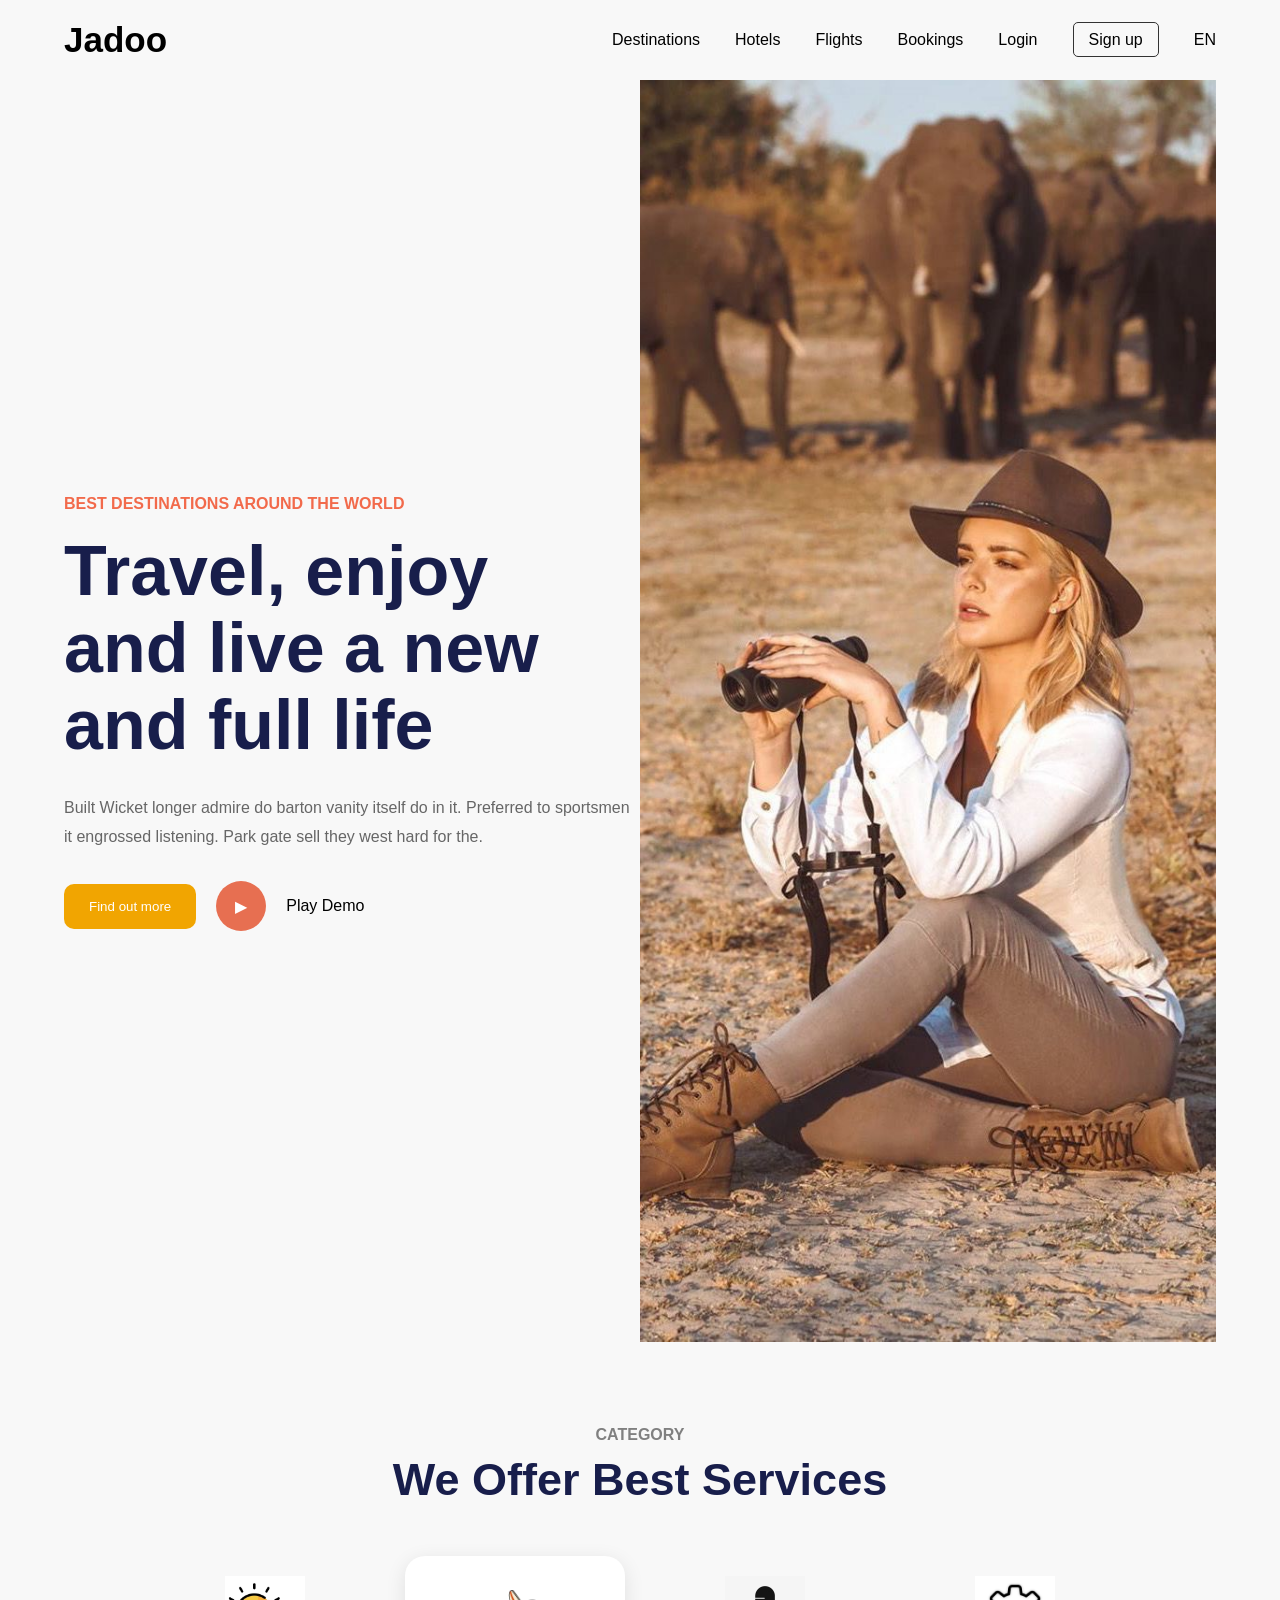
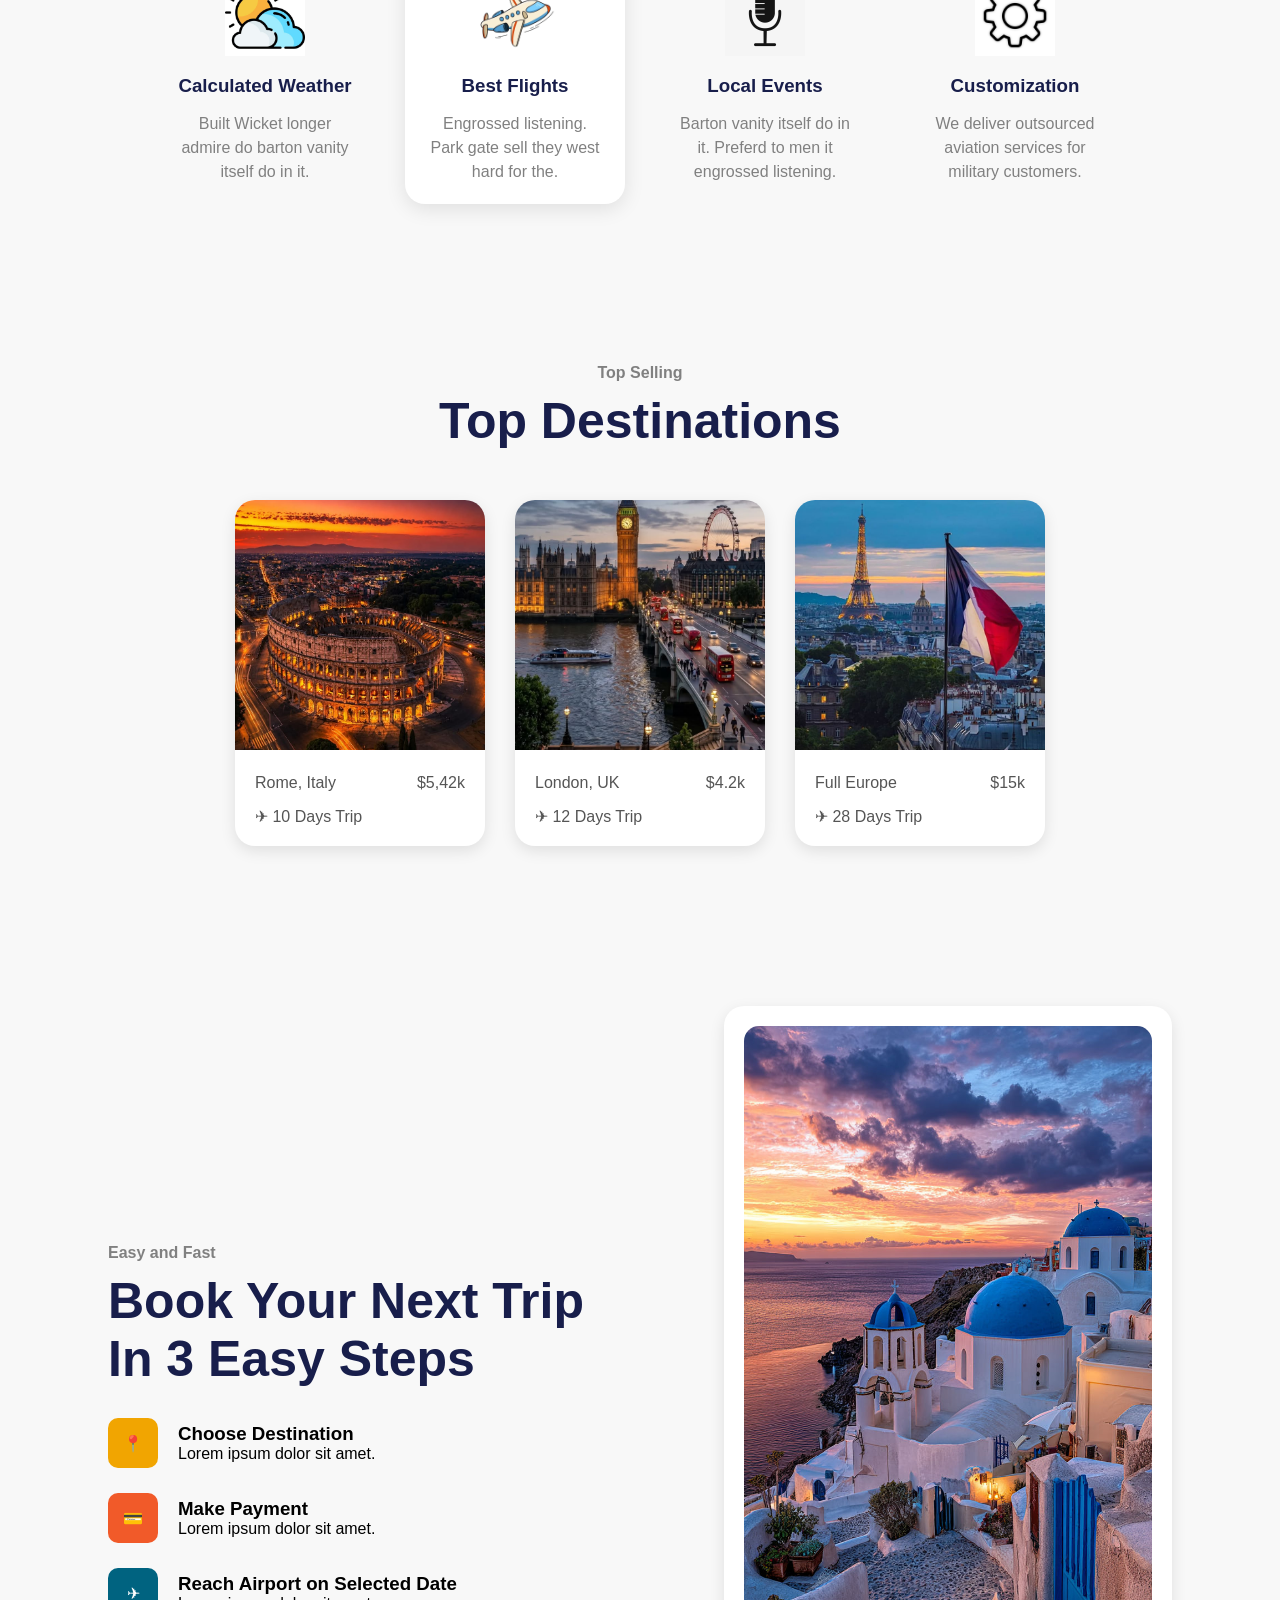
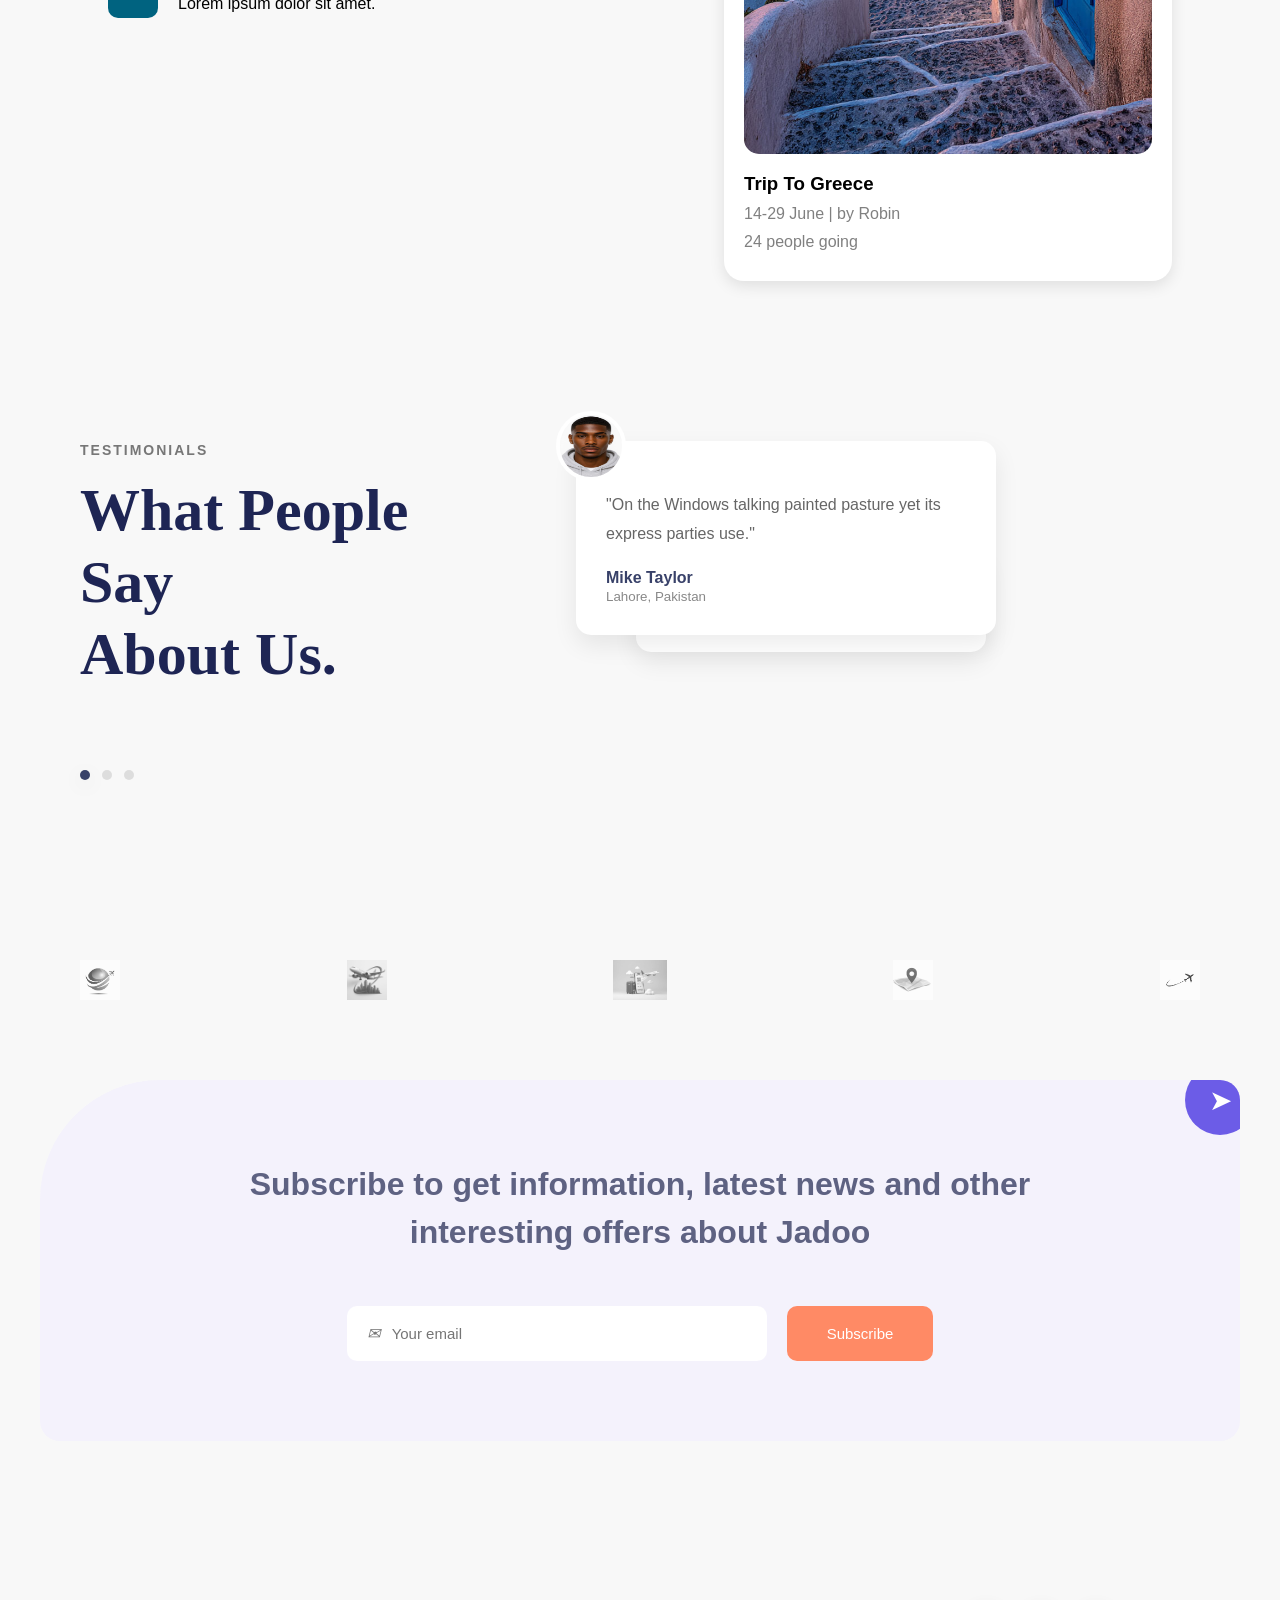
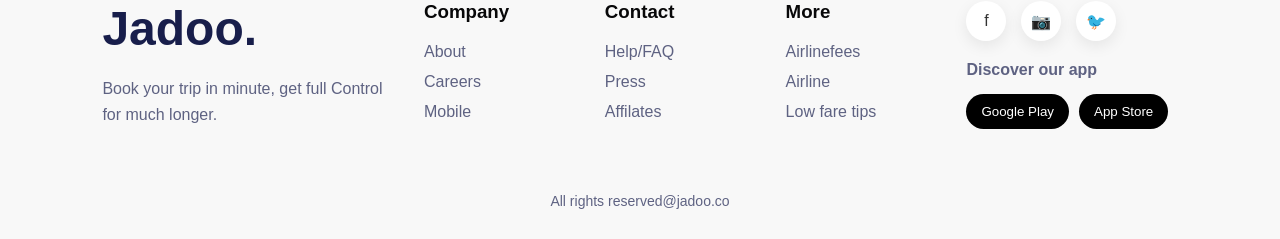
<file: exam html css/index.html>
<!DOCTYPE html>
<html lang="fr">
<head>
    <meta charset="UTF-8">
    <title>Jadoo Travel</title>
    <link rel="stylesheet" href="style.css">
</head>
<body>

   <header>
        <nav>
            <div class="logo">Jadoo</div>
            <ul>
                <li><a href="#">Destinations</a></li>
                <li><a href="#">Hotels</a></li>
                <li><a href="#">Flights</a></li>
                <li><a href="#">Bookings</a></li>
                <li><a href="#">Login</a></li>
                <li><a href="#" class="signup">Sign up</a></li>
                <li><a href="#">EN</a></li>
            </ul>
        </nav>
    </header>

    <section class="hero">
        <div class="texte">
            <h4>BEST DESTINATIONS AROUND THE WORLD</h4>
            <h1>Travel, enjoy<br>and live a new<br>and full life</h1>
            <p>Built Wicket longer admire do barton vanity itself do in it. Preferred to sportsmen it engrossed listening. Park gate sell they west hard for the.</p>
            <div class="buttons">
                <button class="btn1">Find out more</button>
                <div class="play">▶</div>
                <span>Play Demo</span>
            </div>
        </div>
        <div class="image">
            <img src="IMAGE.jpeg" alt="IMAGE">
        </div>
    </section>

    <section class="services">
        <h4>CATEGORY</h4>
        <h2>We Offer Best Services</h2>
        <div class="cards">
            <div class="card">
                <img src="image meteo.jpeg" alt="Image meteo">
                <h3>Calculated Weather</h3>
                <p>Built Wicket longer admire do barton vanity itself do in it.</p>
            </div>
            <div class="card active">
                <img src="D.jpeg" alt="D">
                <h3>Best Flights</h3>
                <p>Engrossed listening. Park gate sell they west hard for the.</p>
            </div>
            <div class="card">
                <img src="image micro.jpeg" alt="Image micro">
                <h3>Local Events</h3>
                <p>Barton vanity itself do in it. Preferd to men it engrossed listening.</p>
            </div>
            <div class="card">
                <img src="settings icon.jpeg" alt="Settings icon">
                <h3>Customization</h3>
                <p>We deliver outsourced aviation services for military customers.</p>
            </div>
        </div>
    </section>

    <section class="destinations">
        <h4>Top Selling</h4>
        <h2>Top Destinations</h2>
        <div class="destination-cards">
            <div class="destination">
                <img src="image rome.jpeg" alt="Image rome">
                <div class="info">
                    <div class="ligne"><span>Rome, Italy</span><span>$5,42k</span></div>
                    <p>✈ 10 Days Trip</p>
                </div>
            </div>
            <div class="destination">
                <img src="london.jpeg" alt="London">
                <div class="info">
                    <div class="ligne"><span>London, UK</span><span>$4.2k</span></div>
                    <p>✈ 12 Days Trip</p>
                </div>
            </div>
            <div class="destination">
                <img src="europe.jpeg" alt="Europe">
                <div class="info">
                    <div class="ligne"><span>Full Europe</span><span>$15k</span></div>
                    <p>✈ 28 Days Trip</p>
                </div>
            </div>
        </div>
    </section>

    <section class="trip">
        <div class="gauche">
            <h4>Easy and Fast</h4>
            <h2>Book Your Next Trip <br>In 3 Easy Steps</h2>
            <div class="etape">
                <div class="icone jaune">📍</div>
                <div><h3>Choose Destination</h3><p>Lorem ipsum dolor sit amet.</p></div>
            </div>
            <div class="etape">
                <div class="icone orange">💳</div>
                <div><h3>Make Payment</h3><p>Lorem ipsum dolor sit amet.</p></div>
            </div>
            <div class="etape">
                <div class="icone bleu">✈</div>
                <div><h3>Reach Airport on Selected Date</h3><p>Lorem ipsum dolor sit amet.</p></div>
            </div>
        </div>
        <div class="droite">
            <div class="carte">
                <img src="grece.jpeg" alt="Grèce">
                <h3>Trip To Greece</h3>
                <p>14-29 June | by Robin</p>
                <p>24 people going</p>
            </div>
        </div>
    </section>

    <section class="testimonial-section">
        <div class="left">
            <span class="subtitle">TESTIMONIALS</span>
            <h2>What People Say<br>About Us.</h2>
            <div class="dots">
                <span class="active"></span>
                <span></span>
                <span></span>
            </div>
        </div>
        <div class="right">
            <div class="card main-card">
                <img src="visage.jpeg" alt="Visage">
                <p>"On the Windows talking painted pasture yet its express parties use."</p>
                <h4>Mike Taylor</h4>
                <small>Lahore, Pakistan</small>
            </div>
            <div class="card second-card">
                <h4>Chris Thomas</h4>
                <small>CEO of Red Button</small>
            </div>
        </div>
    </section>

    <div class="brands">
        <img src="logo1.jpeg" alt="Logo1">
        <img src="logo2.jpeg" alt="Logo2">
        <img src="logo3.jpeg" alt="Logo3">
        <img src="logo4.jpeg" alt="Logo4">
        <img src="logo5.jpeg" alt="Logo5">
    </div>

    <section class="newsletter">
        <div class="newsletter-content">
            <h2>Subscribe to get information, latest news and other interesting offers about Jadoo</h2>
            <form class="subscribe-form">
                <div class="input-box">
                    <i>✉</i>
                    <input type="email" placeholder="Your email">
                </div>
                <button type="submit">Subscribe</button>
            </form>
        </div>
        <div class="telegram-icon"><span>➤</span></div>
    </section>

    <footer class="footer">
        <div class="footer-container">
            <div class="footer-brand">
                <h2>Jadoo.</h2>
                <p>Book your trip in minute, get full Control for much longer.</p>
            </div>
            <div class="footer-links">
                <h3>Company</h3>
                <a href="#">About</a>
                <a href="#">Careers</a>
                <a href="#">Mobile</a>
            </div>
            <div class="footer-links">
                <h3>Contact</h3>
                <a href="#">Help/FAQ</a>
                <a href="#">Press</a>
                <a href="#">Affilates</a>
            </div>
            <div class="footer-links">
                <h3>More</h3>
                <a href="#">Airlinefees</a>
                <a href="#">Airline</a>
                <a href="#">Low fare tips</a>
            </div>
            <div class="footer-social">
                <div class="social-icons">
                    <a href="#">f</a>
                    <a href="#">📷</a>
                    <a href="#">🐦</a>
                </div>
                <h4>Discover our app</h4>
                <div class="app-buttons">
                    <button>Google Play</button>
                    <button>App Store</button>
                </div>
            </div>
        </div>
        <p class="copyright">All rights reserved@jadoo.co</p>
    </footer>

</body>
</html>
</file>
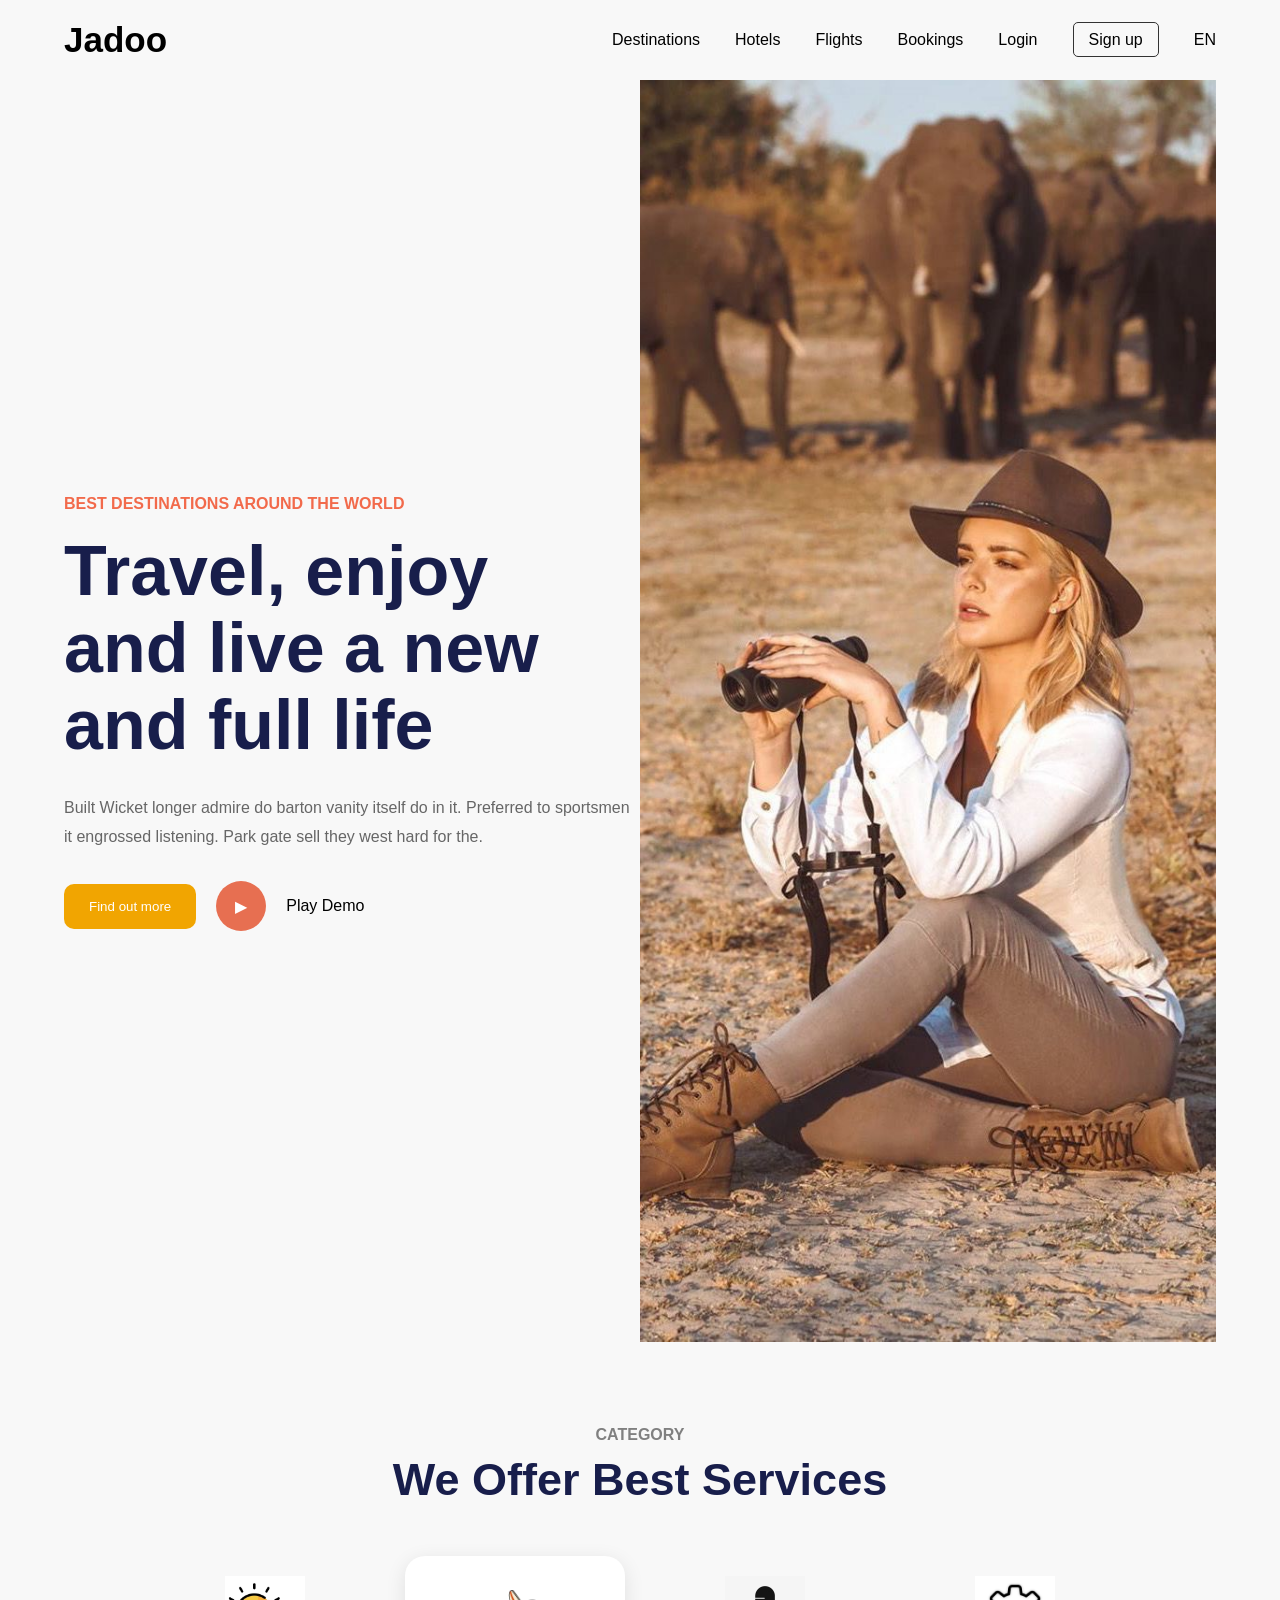
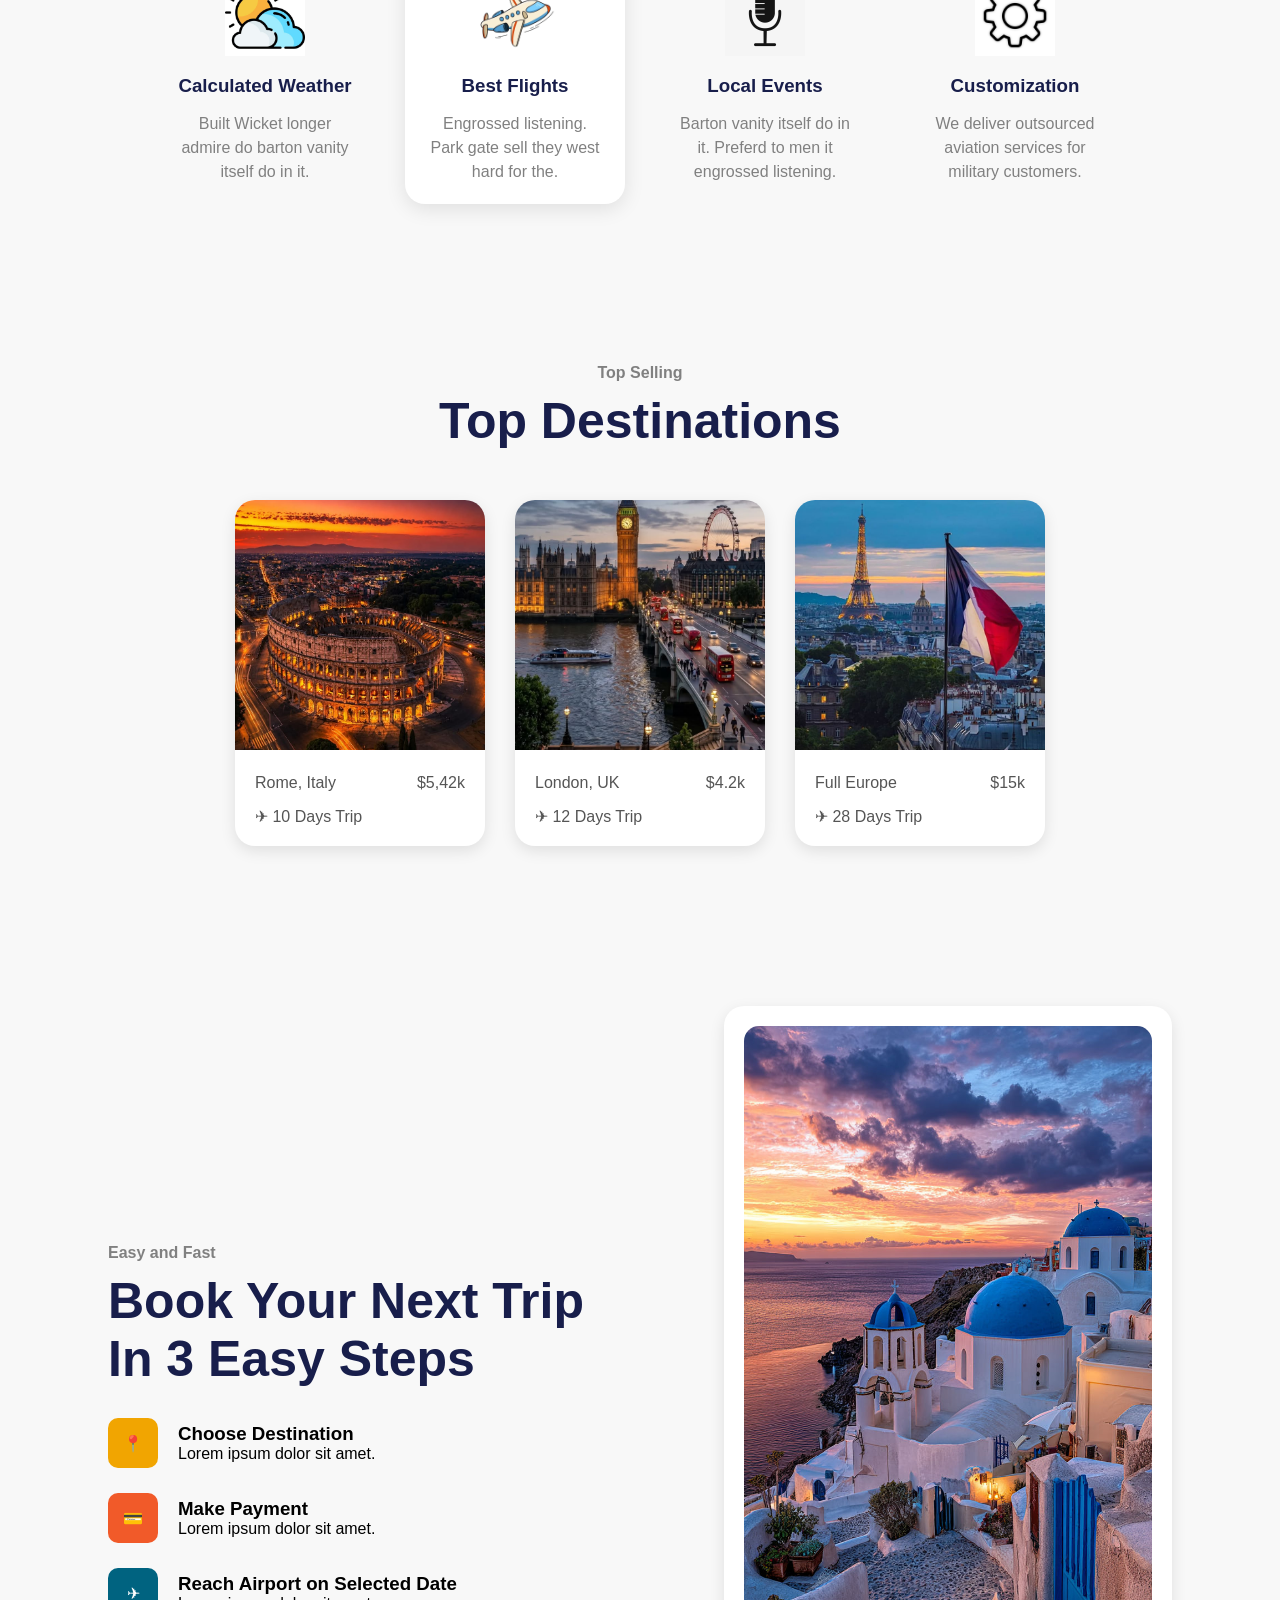
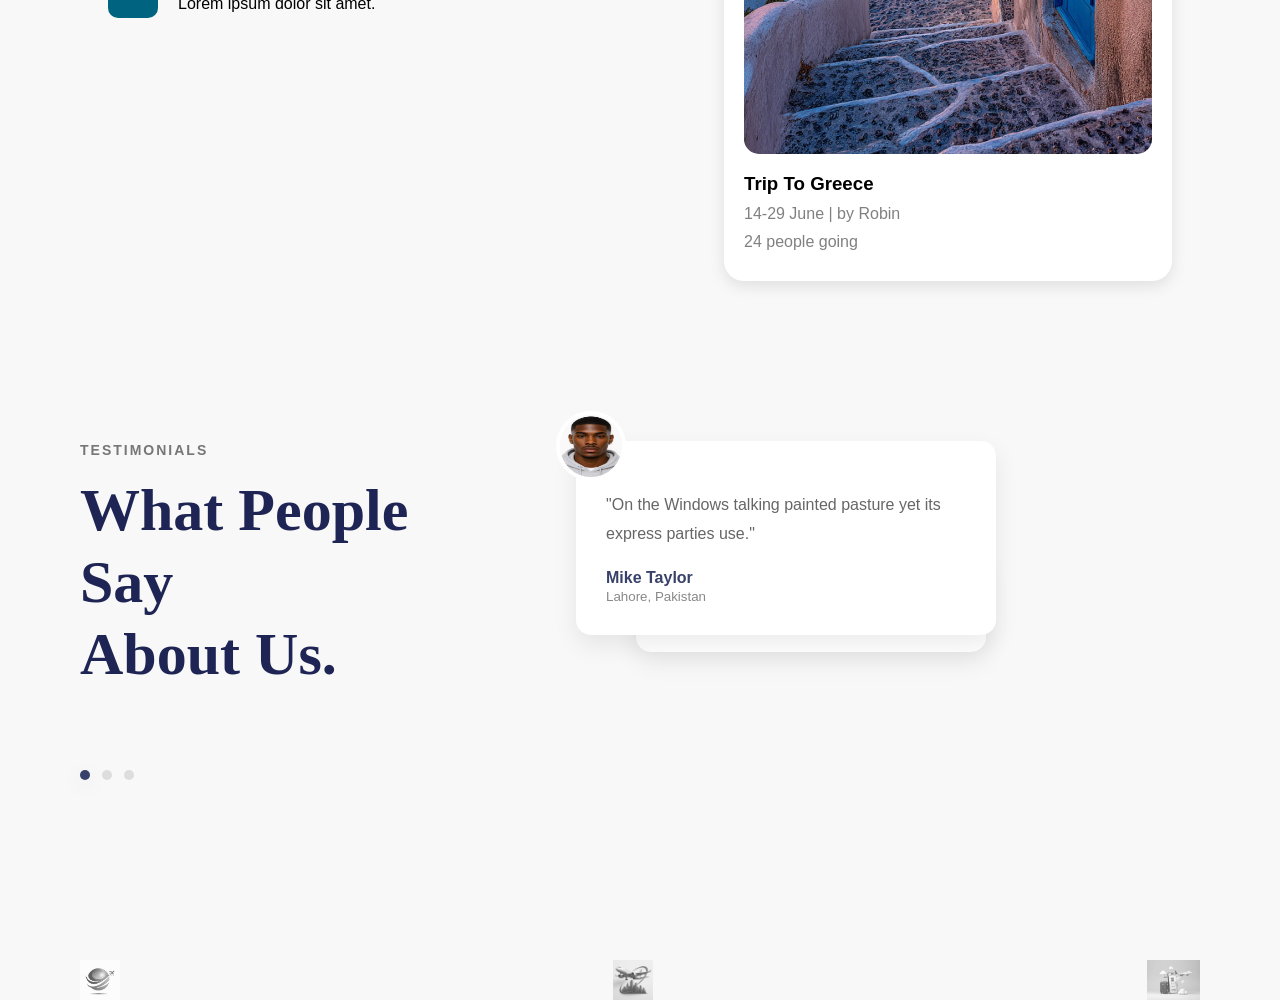
<file: exam html css/index.html.HTML>
<!DOCTYPE html>
<html lang="fr">
<head>
    <meta charset="UTF-8">
    <title>Jadoo Travel</title>
    <link rel="stylesheet" href="style.css">
</head>
<body>

   <header>
        <nav>
            <div class="logo">Jadoo</div>
            <ul>
                <li><a href="#">Destinations</a></li>
                <li><a href="#">Hotels</a></li>
                <li><a href="#">Flights</a></li>
                <li><a href="#">Bookings</a></li>
                <li><a href="#">Login</a></li>
                <li><a href="#" class="signup">Sign up</a></li>
                <li><a href="#">EN</a></li>
            </ul>
        </nav>
    </header>

    <section class="hero">
        <div class="texte">
            <h4>BEST DESTINATIONS AROUND THE WORLD</h4>
            <h1>Travel, enjoy<br>and live a new<br>and full life</h1>
            <p>Built Wicket longer admire do barton vanity itself do in it. Preferred to sportsmen it engrossed listening. Park gate sell they west hard for the.</p>
            <div class="buttons">
                <button class="btn1">Find out more</button>
                <div class="play">▶</div>
                <span>Play Demo</span>
            </div>
        </div>
        <div class="image">
            <img src="IMAGE.jpeg" alt="IMAGE">
        </div>
    </section>

    <section class="services">
        <h4>CATEGORY</h4>
        <h2>We Offer Best Services</h2>
        <div class="cards">
            <div class="card">
                <img src="image meteo.jpeg" alt="Image meteo">
                <h3>Calculated Weather</h3>
                <p>Built Wicket longer admire do barton vanity itself do in it.</p>
            </div>
            <div class="card active">
                <img src="D.jpeg" alt="D">
                <h3>Best Flights</h3>
                <p>Engrossed listening. Park gate sell they west hard for the.</p>
            </div>
            <div class="card">
                <img src="image micro.jpeg" alt="Image micro">
                <h3>Local Events</h3>
                <p>Barton vanity itself do in it. Preferd to men it engrossed listening.</p>
            </div>
            <div class="card">
                <img src="settings icon.jpeg" alt="Settings icon">
                <h3>Customization</h3>
                <p>We deliver outsourced aviation services for military customers.</p>
            </div>
        </div>
    </section>

    <section class="destinations">
        <h4>Top Selling</h4>
        <h2>Top Destinations</h2>
        <div class="destination-cards">
            <div class="destination">
                <img src="image rome.jpeg" alt="Image rome">
                <div class="info">
                    <div class="ligne"><span>Rome, Italy</span><span>$5,42k</span></div>
                    <p>✈ 10 Days Trip</p>
                </div>
            </div>
            <div class="destination">
                <img src="london.jpeg" alt="London">
                <div class="info">
                    <div class="ligne"><span>London, UK</span><span>$4.2k</span></div>
                    <p>✈ 12 Days Trip</p>
                </div>
            </div>
            <div class="destination">
                <img src="europe.jpeg" alt="Europe">
                <div class="info">
                    <div class="ligne"><span>Full Europe</span><span>$15k</span></div>
                    <p>✈ 28 Days Trip</p>
                </div>
            </div>
        </div>
    </section>

    <section class="trip">
        <div class="gauche">
            <h4>Easy and Fast</h4>
            <h2>Book Your Next Trip <br>In 3 Easy Steps</h2>
            <div class="etape">
                <div class="icone jaune">📍</div>
                <div><h3>Choose Destination</h3><p>Lorem ipsum dolor sit amet.</p></div>
            </div>
            <div class="etape">
                <div class="icone orange">💳</div>
                <div><h3>Make Payment</h3><p>Lorem ipsum dolor sit amet.</p></div>
            </div>
            <div class="etape">
                <div class="icone bleu">✈</div>
                <div><h3>Reach Airport on Selected Date</h3><p>Lorem ipsum dolor sit amet.</p></div>
            </div>
        </div>
        <div class="droite">
            <div class="carte">
                <img src="grece.jpeg" alt="Grèce">
                <h3>Trip To Greece</h3>
                <p>14-29 June | by Robin</p>
                <p>24 people going</p>
            </div>
        </div>
    </section>

    <section class="testimonial-section">
        <div class="left">
            <span class="subtitle">TESTIMONIALS</span>
            <h2>What People Say<br>About Us.</h2>
            <div class="dots">
                <span class="active"></span>
                <span></span>
                <span></span>
            </div>
        </div>
        <div class="right">
            <div class="card main-card">
                <img src="visage.jpeg" alt="Visage">
                <p>"On the Windows talking painted pasture yet its express parties use."</p>
                <h4>Mike Taylor</h4>
                <small>Lahore, Pakistan</small>
            </div>
            <div class="card second-card">
                <h4>Chris Thomas</h4>
                <small>CEO of Red Button</small>
            </div>
        </div>
    </section>

    <div class="brands">
        <img src="logo1.jpeg" alt="Logo1">
        <img src="logo2.jpeg" alt="Logo2">
        <img src="logo3.jpeg" alt="Logo3">
</file>
<file: exam html css/style.css>
*{
    margin:0;
    padding:0;
    box-sizing:border-box;
    font-family:Arial, sans-serif;
}

body{
    background:#f8f8f8;
}

nav{
    width:90%;
    margin:20px auto;
    display:flex;
    justify-content:space-between;
    align-items:center;
}

.logo{
    font-size:35px;
    font-weight:bold;
}

ul{
    display:flex;
    list-style:none;
    gap:35px;
}

ul li a{
    text-decoration:none;
    color:black;
}

.signup{
    border:1px solid #333;
    padding:8px 15px;
    border-radius:5px;
}

.hero{
    width:90%;
    margin:auto;
    display:flex;
    justify-content:space-between;
    align-items:center;
    min-height:80vh;
}

.texte{
    width:50%;
}

.texte h4{
    color:#f26a4b;
    margin-bottom:20px;
}

.texte h1{
    font-size:70px;
    color:#181e4b;
    line-height:1.1;
    margin-bottom:30px;
}

.texte p{
    color:#666;
    line-height:1.8;
    margin-bottom:30px;
}

.buttons{
    display:flex;
    align-items:center;
    gap:20px;
}

.btn1{
    background:#f1a501;
    color:white;
    border:none;
    padding:15px 25px;
    border-radius:10px;
    cursor:pointer;
}

.play{
    width:50px;
    height:50px;
    background:#e76f51;
    color:white;
    border-radius:50%;
    display:flex;
    justify-content:center;
    align-items:center;
    cursor:pointer;
}

.image{
    width:50%;
    text-align:center;
}

.image img{
    width:100%;
    max-width:600px;
}

.services{
    text-align:center;
    padding:80px 50px;
}

.services h4{
    color:gray;
    margin-bottom:10px;
}

.services h2{
    font-size:45px;
    color:#181e4b;
    margin-bottom:50px;
}

.cards{
    display:flex;
    justify-content:center;
    gap:30px;
}

.card{
    width:220px;
    padding:20px;
}

.card img{
    width:80px;
    margin-bottom:15px;
}

.card h3{
    margin-bottom:15px;
    color:#181e4b;
}

.card p{
    color:gray;
    line-height:1.5;
}

.active{
    background:white;
    border-radius:20px;
    box-shadow:0 5px 20px rgba(0,0,0,0.1);
}

.destinations{
    text-align:center;
    padding:80px 50px;
}

.destinations h4{
    color:gray;
    margin-bottom:10px;
}

.destinations h2{
    font-size:50px;
    color:#181e4b;
    margin-bottom:50px;
}

.destination-cards{
    display:flex;
    justify-content:center;
    gap:30px;
}

.destination{
    width:250px;
    background:white;
    border-radius:20px;
    overflow:hidden;
    box-shadow:0 5px 15px rgba(0,0,0,0.1);
}

.destination img{
    width:100%;
    height:250px;
    object-fit:cover;
}

.info{
    padding:20px;
}

.ligne{
    display:flex;
    justify-content:space-between;
    margin-bottom:15px;
    color:#555;
}

.info p{
    text-align:left;
    color:#555;
}

.trip{
    display:flex;
    justify-content:space-around;
    align-items:center;
    padding:80px;
}

.gauche{
    width:50%;
}

.gauche h4{
    color:gray;
    margin-bottom:10px;
}

.gauche h2{
    font-size:50px;
    color:#181e4b;
    margin-bottom:30px;
}

.etape{
    display:flex;
    align-items:center;
    margin-bottom:25px;
}

.icone{
    width:50px;
    height:50px;
    border-radius:10px;
    display:flex;
    justify-content:center;
    align-items:center;
    margin-right:20px;
    color:white;
}

.jaune{
    background:#f1a501;
}

.orange{
    background:#f15a29;
}

.bleu{
    background:#006380;
}

.droite{
    width:40%;
}

.carte{
    background:white;
    padding:20px;
    border-radius:20px;
    box-shadow:0 5px 15px rgba(0,0,0,0.1);
}

.carte img{
    width:100%;
    border-radius:15px;
    margin-bottom:15px;
}

.carte h3{
    margin-bottom:10px;
}

.carte p{
    color:gray;
    margin-bottom:10px;
}

.testimonial-section{
    display:flex;
    justify-content:space-between;
    align-items:flex-start;
    gap:80px;
    padding:80px;
}

.left{
    width:40%;
}

.subtitle{
    font-size:14px;
    font-weight:600;
    color:#777;
    letter-spacing:2px;
}

.left h2{
    margin-top:15px;
    font-size:60px;
    line-height:1.2;
    color:#1e2554;
    font-family:Georgia, serif;
}

.dots{
    margin-top:80px;
    display:flex;
    gap:12px;
}

.dots span{
    width:10px;
    height:10px;
    border-radius:50%;
    background:#ddd;
}

.dots .active{
    background:#384169;
}

.right{
    width:60%;
    position:relative;
    min-height:280px;
}

.main-card{
    width:420px;
    position:relative;
    z-index:2;
    background:#fff;
    border-radius:15px;
    padding:30px;
    box-shadow:0 10px 25px rgba(0,0,0,0.08);
}

.main-card img{
    width:70px;
    height:70px;
    border-radius:50%;
    position:absolute;
    top:-30px;
    left:-20px;
    border:4px solid #fff;
}

.main-card p{
    margin-top:20px;
    color:#666;
    line-height:1.8;
}

.main-card h4{
    margin-top:20px;
    color:#384169;
}

.main-card small{
    color:#888;
}

.second-card{
    width:350px;
    position:absolute;
    top:110px;
    left:60px;
    z-index:1;
    background:#fff;
    border-radius:15px;
    padding:30px;
    box-shadow:0 10px 25px rgba(0,0,0,0.08);
}

.second-card h4{
    color:#384169;
    margin-bottom:5px;
}

.second-card small{
    color:#888;
}

.brands{
    margin-top:100px;
    display:flex;
    justify-content:space-between;
    align-items:center;
    padding:0 80px;
}

.brands img{
    max-height:40px;
    opacity:.7;
    filter:grayscale(100%);
}

.newsletter{
    position:relative;
    max-width:1200px;
    margin:80px auto;
    padding:80px 40px;
    background:#f4f2fc;
    border-radius:120px 20px 20px 20px;
    overflow:hidden;
}

.newsletter-content{
    max-width:800px;
    margin:auto;
    text-align:center;
}

.newsletter h2{
    color:#5e6282;
    font-size:32px;
    line-height:1.5;
    margin-bottom:50px;
}

.subscribe-form{
    display:flex;
    justify-content:center;
    gap:20px;
    flex-wrap:wrap;
}

.input-box{
    width:420px;
    background:#fff;
    border-radius:10px;
    padding:18px 20px;
    display:flex;
    align-items:center;
}

.input-box i{
    color:#777;
    margin-right:12px;
}

.input-box input{
    width:100%;
    border:none;
    outline:none;
    font-size:15px;
}

.subscribe-form button{
    padding:18px 40px;
    border:none;
    border-radius:10px;
    background:#ff8a65;
    color:#fff;
    cursor:pointer;
    font-size:15px;
}

.telegram-icon{
    position:absolute;
    top:-15px;
    right:-15px;
    width:70px;
    height:70px;
    border-radius:50%;
    background:#6c5ce7;
    color:#fff;
    display:flex;
    justify-content:center;
    align-items:center;
    font-size:28px;
}

.footer{
    padding:80px 8% 30px;
}

.footer-container{
    display:grid;
    grid-template-columns:2fr 1fr 1fr 1fr 1.5fr;
    gap:40px;
}

.footer-brand h2{
    font-size:48px;
    color:#181e4b;
    margin-bottom:20px;
}

.footer-brand p{
    color:#5e6282;
    line-height:1.6;
}

.footer-links h3{
    color:#080809;
    margin-bottom:20px;
}

.footer-links a{
    display:block;
    text-decoration:none;
    color:#5e6282;
    margin-bottom:12px;
}

.social-icons{
    display:flex;
    gap:15px;
    margin-bottom:20px;
}

.social-icons a{
    width:40px;
    height:40px;
    border-radius:50%;
    background:#fff;
    box-shadow:0 5px 15px rgba(0,0,0,.08);
    display:flex;
    justify-content:center;
    align-items:center;
    text-decoration:none;
    color:#333;
}

.footer-social h4{
    color:#5e6282;
    margin-bottom:15px;
}

.app-buttons{
    display:flex;
    gap:10px;
}

.app-buttons button{
    background:#000;
    color:#fff;
    border:none;
    padding:10px 15px;
    border-radius:20px;
    cursor:pointer;
}

.copyright{
    text-align:center;
    margin-top:60px;
    color:#5e6282;
    font-size:14px;
}

@media(max-width:900px){
    .footer-container{
        grid-template-columns:1fr 1fr;
    }
    .newsletter h2{
        font-size:24px;
    }
    .input-box{
        width:100%;
    }
}

@media(max-width:600px){
    .footer-container{
        grid-template-columns:1fr;
        text-align:center;
    }
    .social-icons,
    .app-buttons{
        justify-content:center;
    }
    .newsletter{
        border-radius:30px;
        padding:50px 20px;
    }
}
</file>
